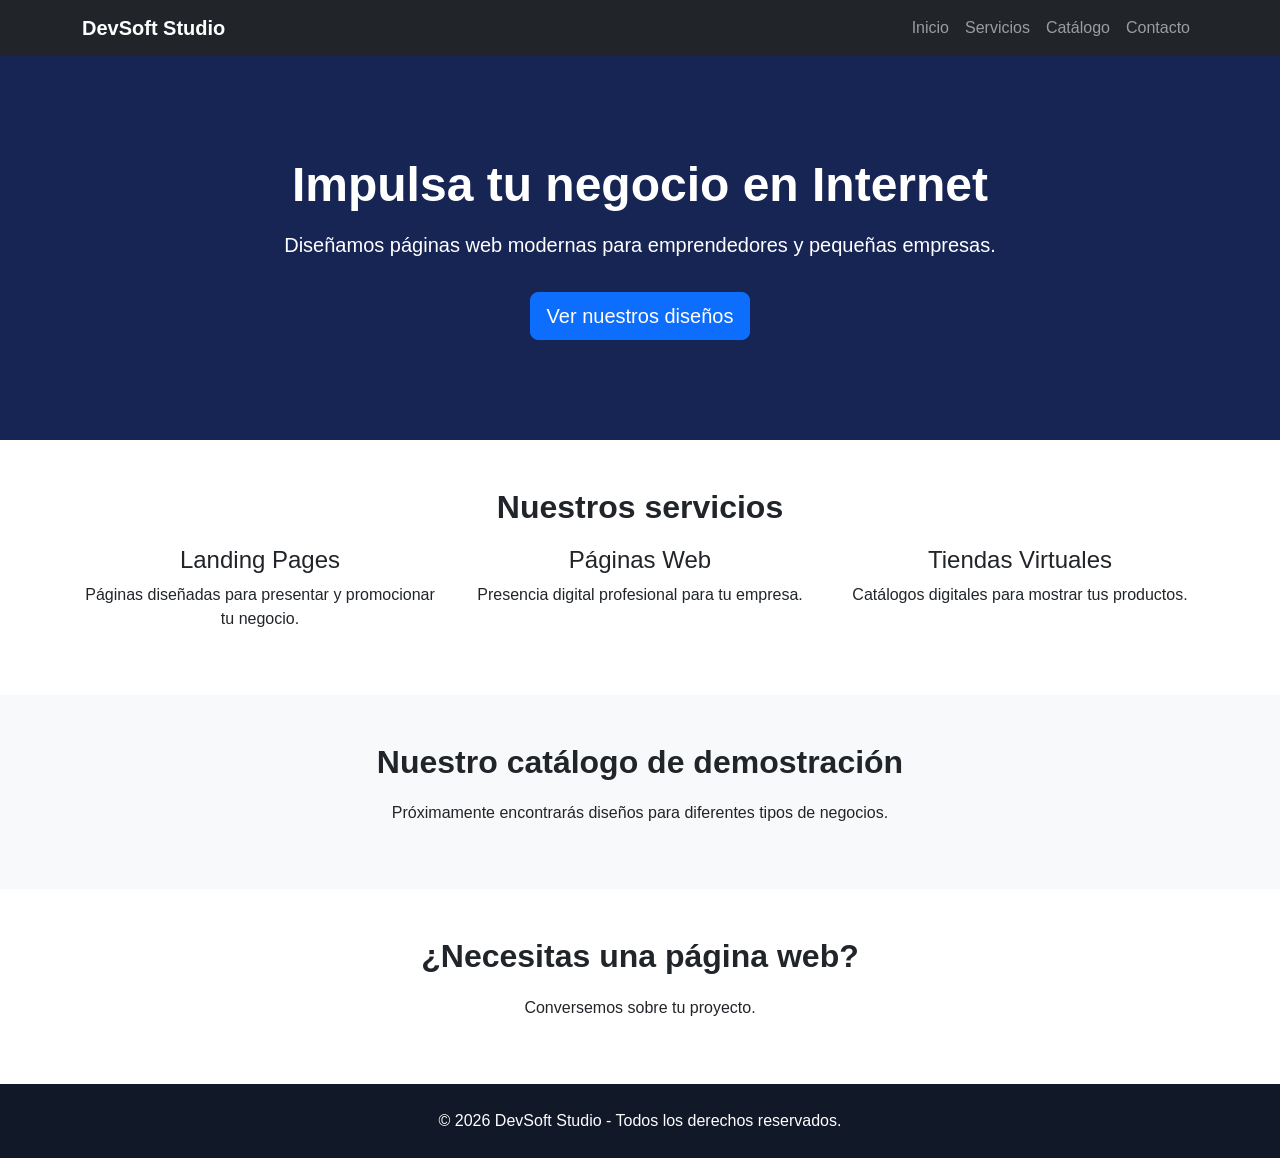
<file: index.html>
<!DOCTYPE html>
<html lang="es">

<head>
    <meta charset="UTF-8">
    <meta name="viewport" content="width=device-width, initial-scale=1">

    <title>DevSoft Studio | Diseño y Desarrollo Web</title>

    <meta name="description"
          content="Diseñamos páginas web y soluciones digitales para negocios y emprendedores.">

    <!-- Bootstrap 5.3.8 -->
    <link href="https://cdn.jsdelivr.net/npm/bootstrap@5.3.8/dist/css/bootstrap.min.css"
          rel="stylesheet">

    <style>
        body {
            font-family: Arial, sans-serif;
        }

        .hero {
            background: #172554;
            color: white;
            padding: 100px 20px;
            text-align: center;
        }

        .hero h1 {
            font-size: 3rem;
            font-weight: bold;
        }

        .section-title {
            font-weight: bold;
            margin-bottom: 20px;
        }

        footer {
            background: #111827;
            color: white;
            padding: 25px;
            text-align: center;
        }
    </style>
</head>

<body>

    <!-- MENÚ -->
    <nav class="navbar navbar-expand-lg navbar-dark bg-dark">
        <div class="container">

            <a class="navbar-brand fw-bold" href="#inicio">
                DevSoft Studio
            </a>

            <button class="navbar-toggler" type="button"
                    data-bs-toggle="collapse"
                    data-bs-target="#menu">
                <span class="navbar-toggler-icon"></span>
            </button>

            <div class="collapse navbar-collapse" id="menu">
                <ul class="navbar-nav ms-auto">
                    <li class="nav-item">
                        <a class="nav-link" href="#inicio">Inicio</a>
                    </li>
                    <li class="nav-item">
                        <a class="nav-link" href="#servicios">Servicios</a>
                    </li>
                    <li class="nav-item">
                        <a class="nav-link" href="#catalogo">Catálogo</a>
                    </li>
                    <li class="nav-item">
                        <a class="nav-link" href="#contacto">Contacto</a>
                    </li>
                </ul>
            </div>

        </div>
    </nav>

    <!-- PORTADA -->
    <header class="hero" id="inicio">
        <div class="container">

            <h1>Impulsa tu negocio en Internet</h1>

            <p class="lead mt-3">
                Diseñamos páginas web modernas para emprendedores
                y pequeñas empresas.
            </p>

            <a href="#catalogo" class="btn btn-primary btn-lg mt-3">
                Ver nuestros diseños
            </a>

        </div>
    </header>

    <!-- SERVICIOS -->
    <section class="container py-5" id="servicios">

        <h2 class="text-center section-title">
            Nuestros servicios
        </h2>

        <div class="row text-center g-4">

            <div class="col-md-4">
                <h4>Landing Pages</h4>
                <p>Páginas diseñadas para presentar y promocionar tu negocio.</p>
            </div>

            <div class="col-md-4">
                <h4>Páginas Web</h4>
                <p>Presencia digital profesional para tu empresa.</p>
            </div>

            <div class="col-md-4">
                <h4>Tiendas Virtuales</h4>
                <p>Catálogos digitales para mostrar tus productos.</p>
            </div>

        </div>
    </section>

    <!-- CATÁLOGO -->
    <section class="bg-light py-5" id="catalogo">

        <div class="container text-center">

            <h2 class="section-title">
                Nuestro catálogo de demostración
            </h2>

            <p>
                Próximamente encontrarás diseños para diferentes tipos de negocios.
            </p>

        </div>

    </section>

    <!-- CONTACTO -->
    <section class="container py-5 text-center" id="contacto">

        <h2 class="section-title">¿Necesitas una página web?</h2>

        <p>Conversemos sobre tu proyecto.</p>

    </section>

    <!-- PIE DE PÁGINA -->
    <footer>
        <p class="mb-0">
            © 2026 DevSoft Studio - Todos los derechos reservados.
        </p>
    </footer>

    <!-- Bootstrap JavaScript -->
    <script src="https://cdn.jsdelivr.net/npm/bootstrap@5.3.8/dist/js/bootstrap.bundle.min.js"></script>

</body>
</html>
</file>
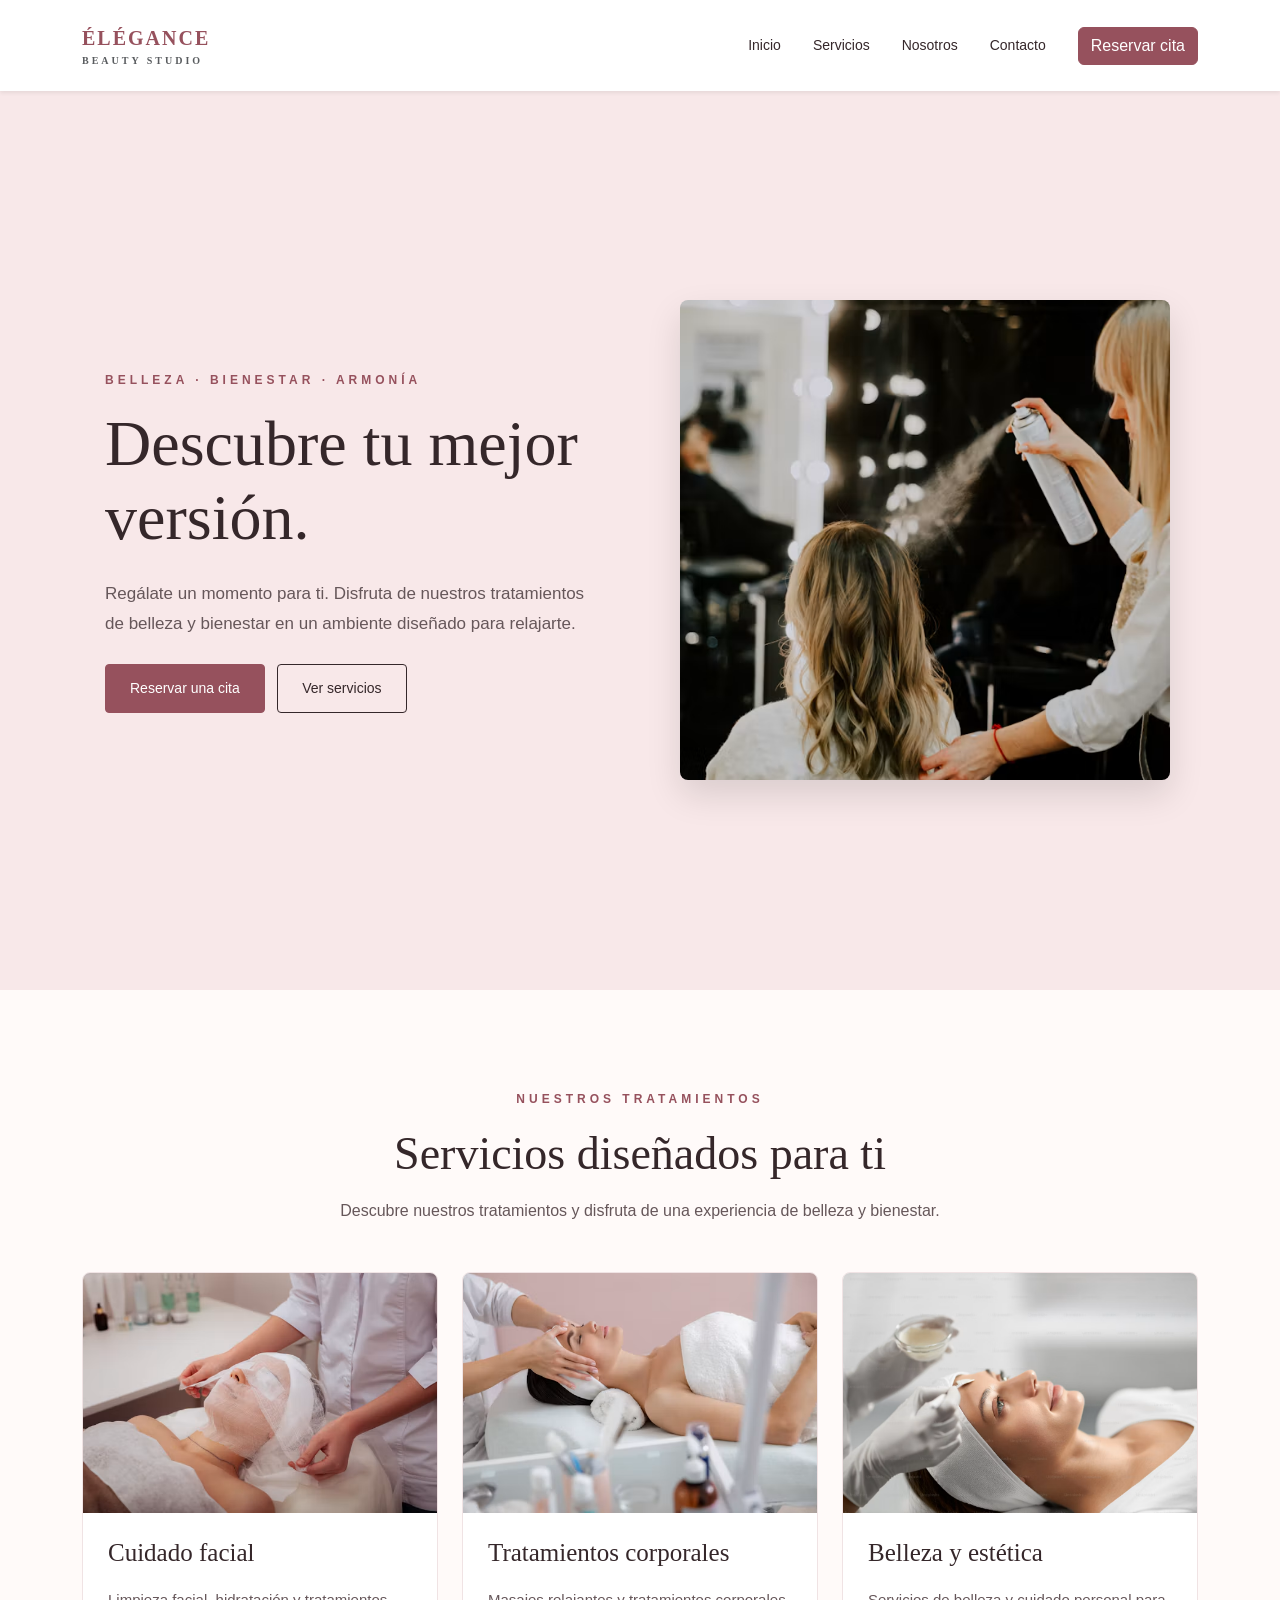
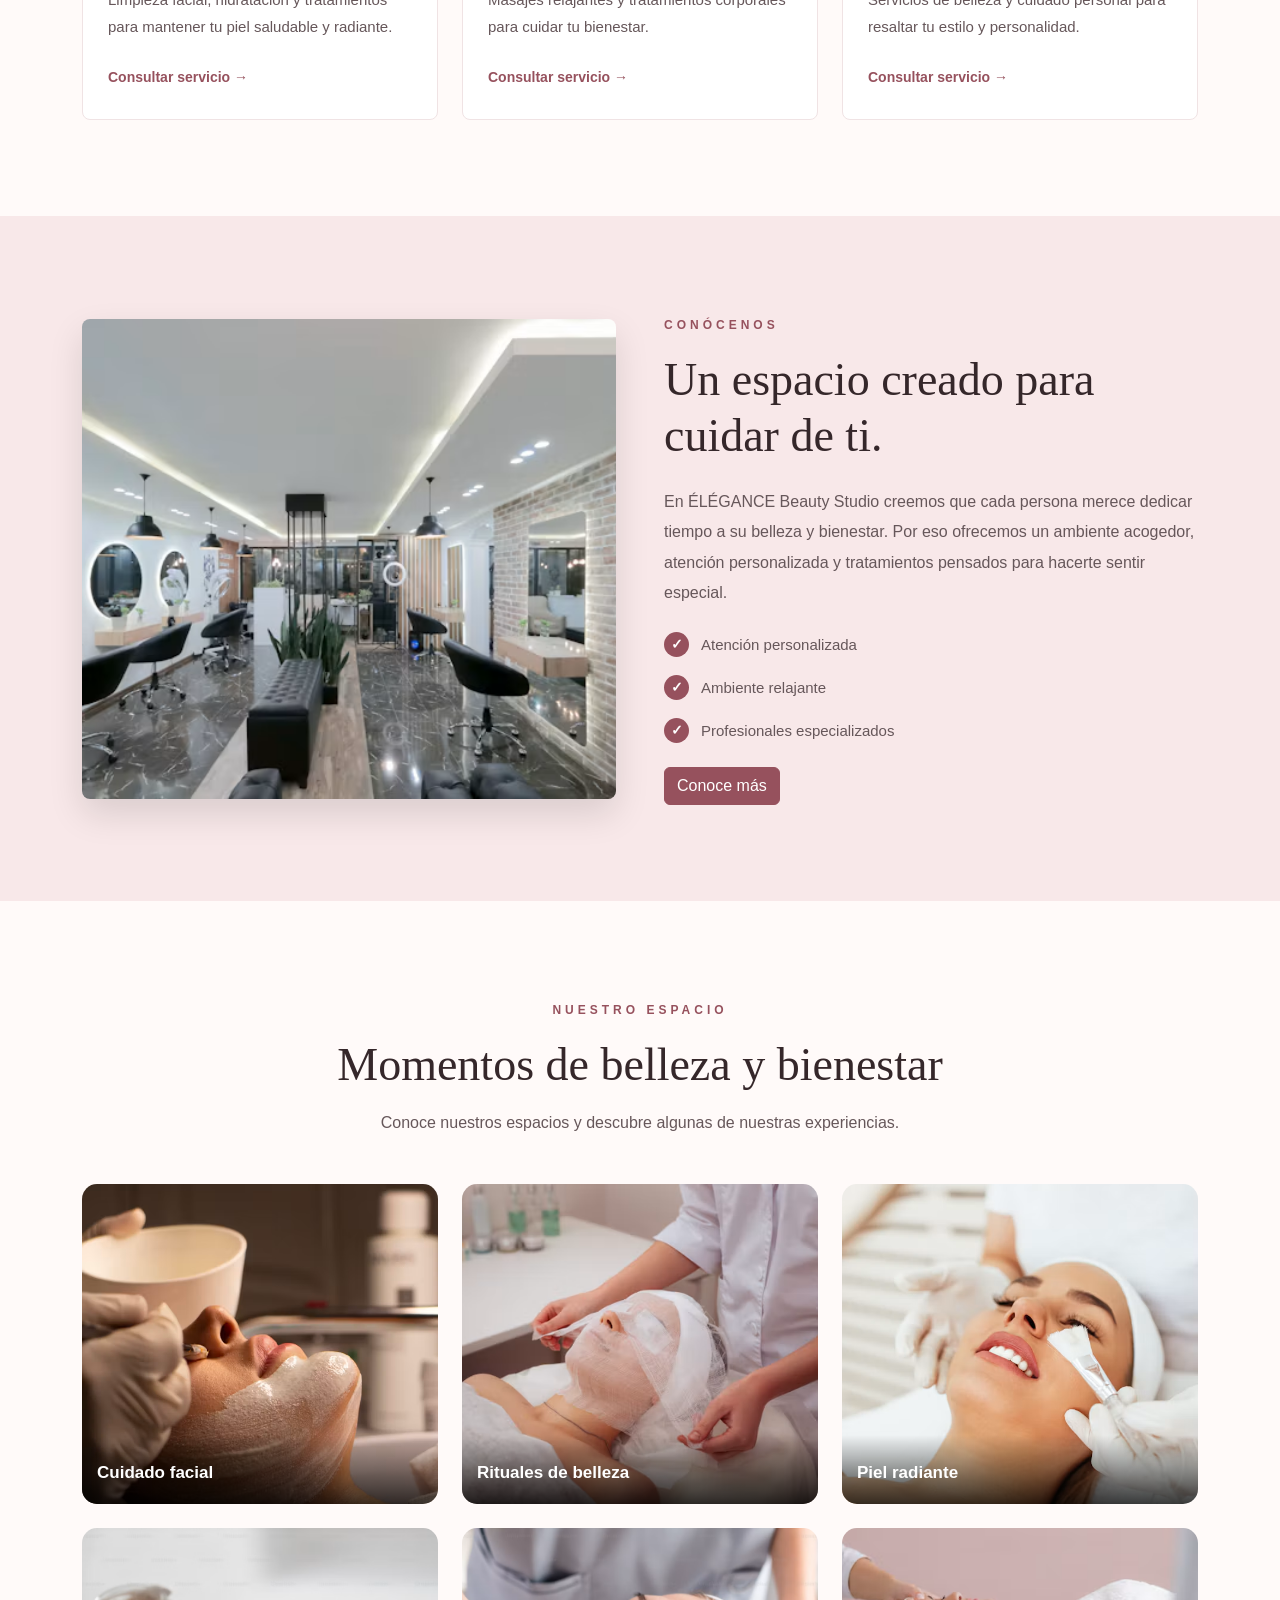
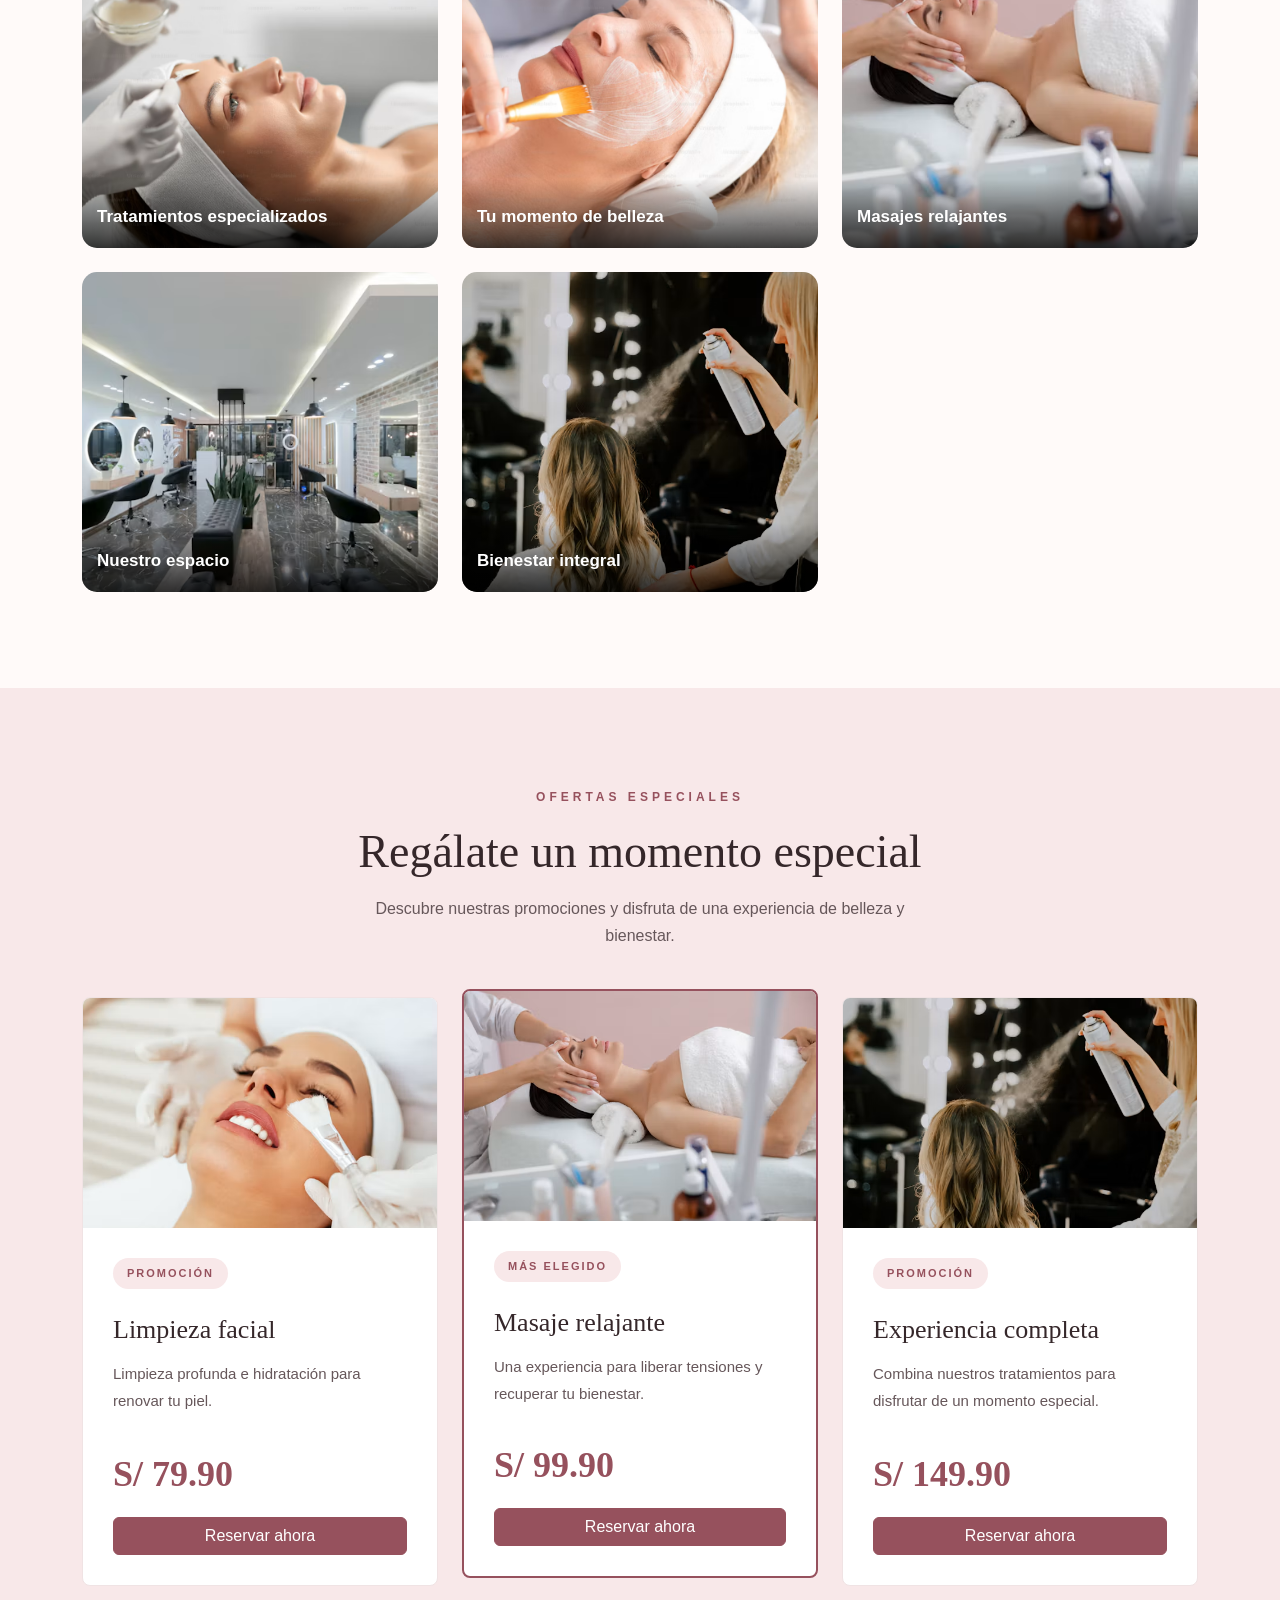
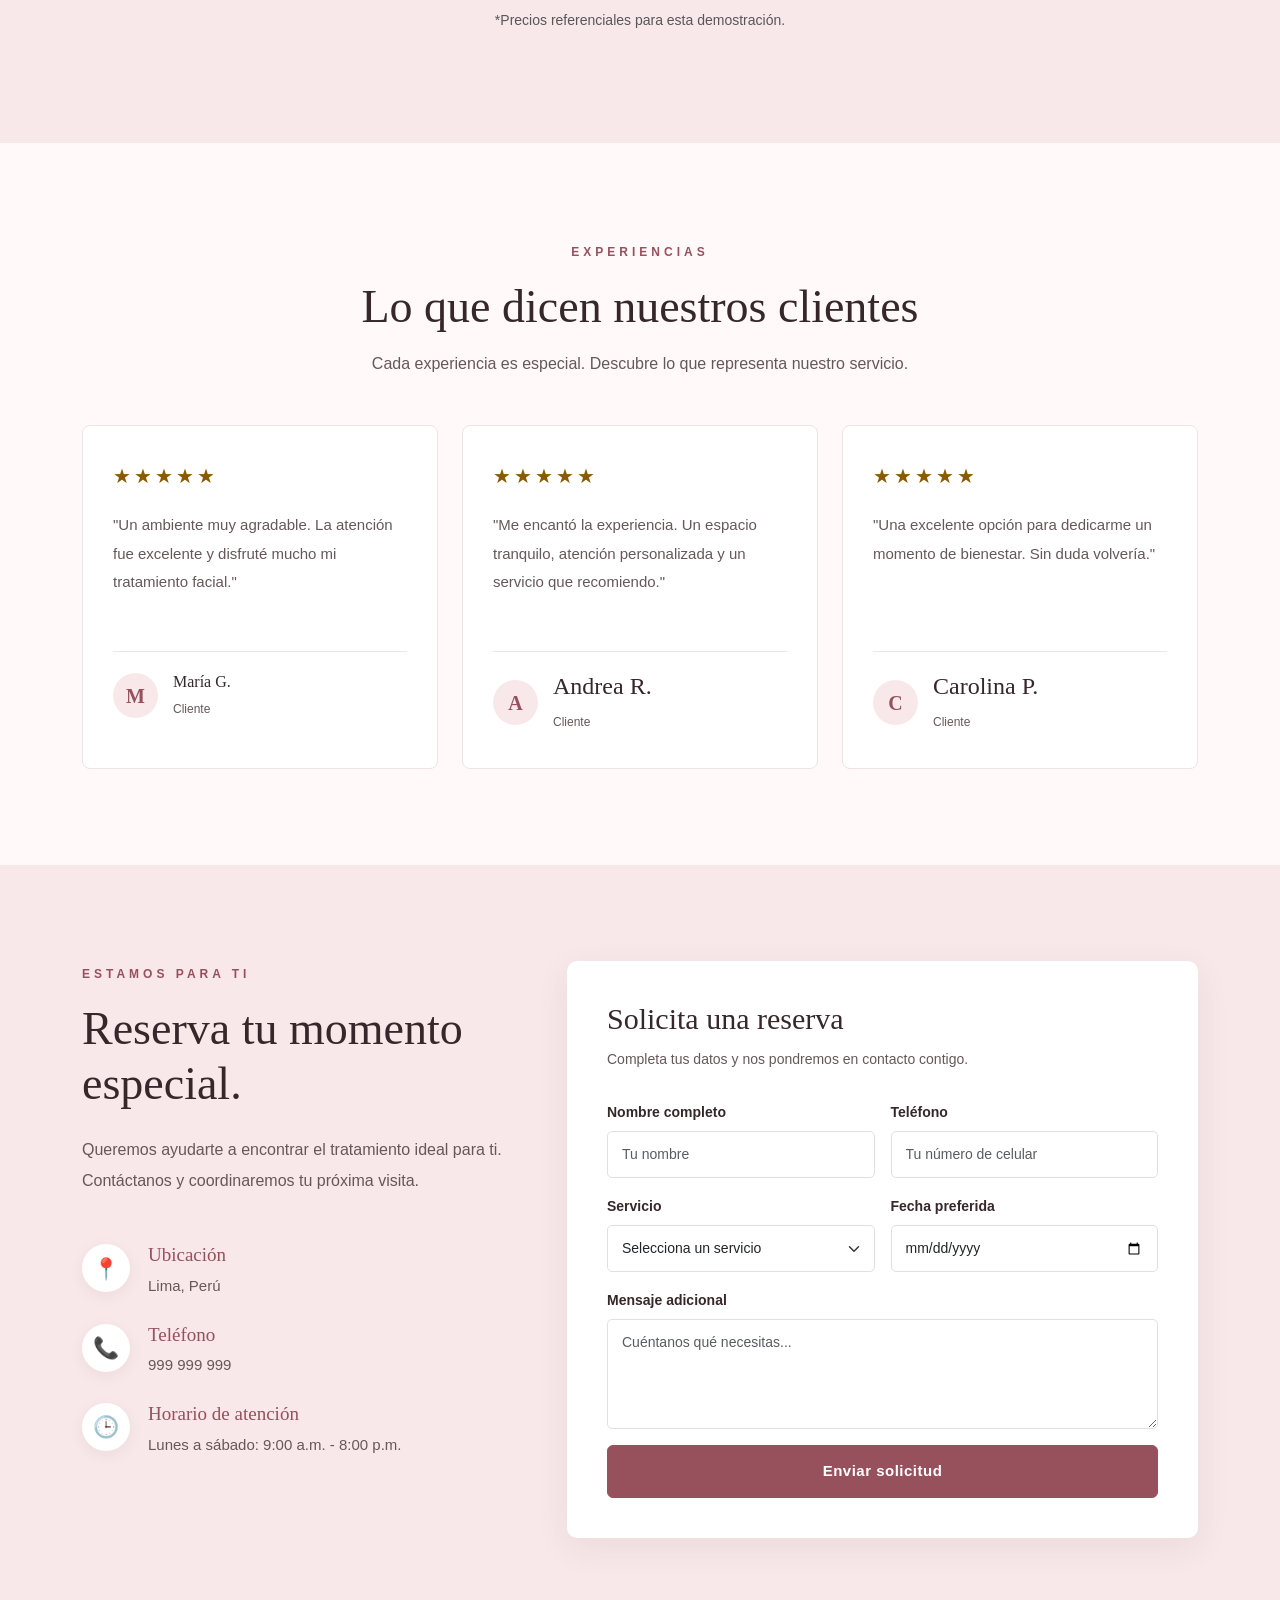
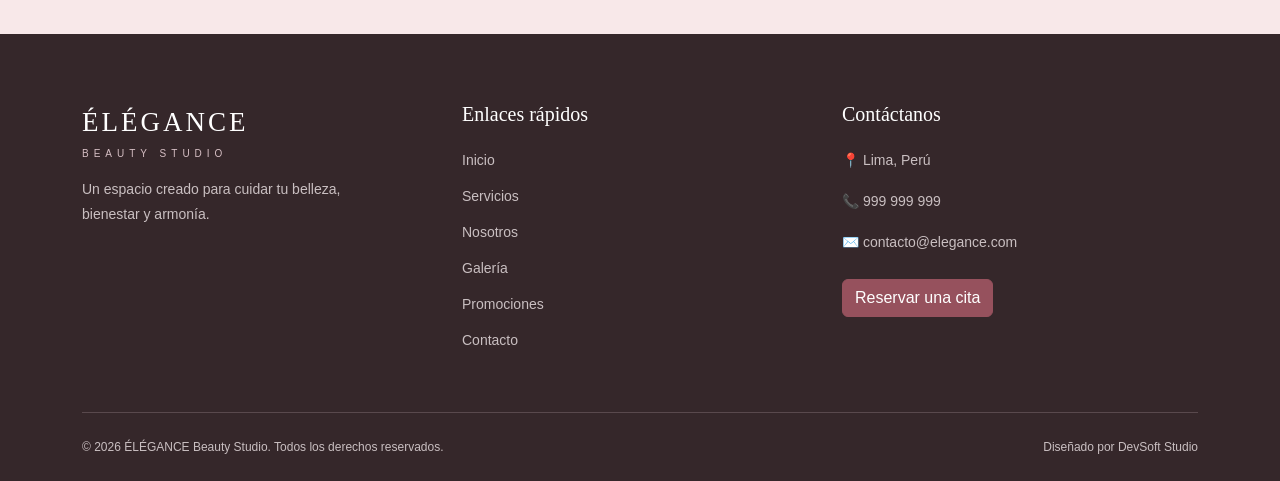
<file: demos/salon-spa/index.html>
<!DOCTYPE html>
<html lang="es">
<head>
    <meta charset="UTF-8">
    <meta name="viewport" content="width=device-width, initial-scale=1.0">

    <meta name="description" content="Descubre ÉLÉGANCE Beauty Studio, un espacio dedicado a la belleza y el bienestar. Conoce nuestros tratamientos faciales, masajes relajantes y servicios de estética.">

    <title>ÉLÉGANCE Beauty Studio | Belleza y Bienestar</title>

    <!-- Bootstrap CSS -->
    <link href="https://cdn.jsdelivr.net/npm/bootstrap@5.3.8/dist/css/bootstrap.min.css" rel="stylesheet">

    <!-- CSS personalizado -->
    <link rel="stylesheet" href="../../css/salon-spa-css/styles.css">
</head>

<body>

    <header>
    <nav class="navbar navbar-expand-lg navbar-light bg-white fixed-top shadow-sm">
        <div class="container">

            <!-- Logo -->
            <a class="navbar-brand fw-bold" href="#inicio">
                ÉLÉGANCE
                <span class="d-block small text-muted">BEAUTY STUDIO</span>
            </a>

            <!-- Botón móvil -->
            <button class="navbar-toggler" type="button"
                    data-bs-toggle="collapse"
                    data-bs-target="#menuPrincipal"
                    aria-controls="menuPrincipal"
                    aria-expanded="false"
                    aria-label="Abrir menú">
                <span class="navbar-toggler-icon"></span>
            </button>

            <!-- Opciones -->
            <div class="collapse navbar-collapse" id="menuPrincipal">
                <ul class="navbar-nav ms-auto align-items-lg-center">

                    <li class="nav-item">
                        <a class="nav-link" href="#inicio">Inicio</a>
                    </li>

                    <li class="nav-item">
                        <a class="nav-link" href="#servicios">Servicios</a>
                    </li>

                    <li class="nav-item">
                        <a class="nav-link" href="#nosotros">Nosotros</a>
                    </li>

                    <li class="nav-item">
                        <a class="nav-link" href="#contacto">Contacto</a>
                    </li>

                    <li class="nav-item ms-lg-3">
                        <a class="btn btn-primary" href="#reservar">
                            Reservar cita
                        </a>
                    </li>

                </ul>
            </div>

        </div>
    </nav>
</header>

    <main>

    <!-- SECCIÓN HERO -->
    <section id="inicio" class="hero-section">
        <div class="container">
            <div class="row align-items-center min-vh-100">

                <!-- Contenido principal -->
                <div class="col-lg-6 hero-content">

                    <span class="hero-subtitle">
                        BELLEZA · BIENESTAR · ARMONÍA
                    </span>

                    <h1 class="hero-title mt-3">
                        Descubre tu mejor versión.
                    </h1>

                    <p class="hero-description mt-4">
                        Regálate un momento para ti.
                        Disfruta de nuestros tratamientos de belleza
                        y bienestar en un ambiente diseñado para relajarte.
                    </p>

                    <div class="hero-buttons mt-4">
                        <a href="#reservar" class="btn btn-primary btn-lg">
                            Reservar una cita
                        </a>

                        <a href="#servicios" class="btn btn-outline-secondary btn-lg ms-2">
                            Ver servicios
                        </a>
                    </div>

                </div>

                <!-- Espacio para imagen -->
                <div class="col-lg-6 hero-image">
                        <img
        src="../../img/salon-spa-img/gallery/spa-2.avif"
        alt="Ambiente de belleza y bienestar de ÉLÉGANCE Beauty Studio"
        class="hero-photo"
        fetchpriority="high"
        decoding="async"
    >
                </div>

            </div>
        </div>
    </section>

   <!-- =====================================
     SECCIÓN SERVICIOS
====================================== -->

<section id="servicios" class="services-section py-5">

    <div class="container py-5">

        <!-- Encabezado -->
        <div class="text-center mb-5">

            <span class="section-subtitle">
                NUESTROS TRATAMIENTOS
            </span>

            <h2 class="section-title mt-3">
                Servicios diseñados para ti
            </h2>

            <p class="section-description mt-3">
                Descubre nuestros tratamientos y disfruta
                de una experiencia de belleza y bienestar.
            </p>

        </div>

        <!-- Tarjetas -->
        <div class="row g-4">

            <!-- Servicio 1: Cuidado facial -->
            <div class="col-md-6 col-lg-4">

                <div class="service-card h-100">

                    <div class="service-image">
                        <img
                            src="../../img/salon-spa-img/gallery/facial-2.avif"
                            alt="Tratamiento de cuidado facial"
                            loading="lazy"
                            decoding="async"
                        >
                    </div>

                    <h3>Cuidado facial</h3>

                    <p>
                        Limpieza facial, hidratación y tratamientos
                        para mantener tu piel saludable y radiante.
                    </p>

                    <a href="#reservar" class="service-link">
                        Consultar servicio →
                    </a>

                </div>

            </div>

            <!-- Servicio 2: Tratamientos corporales -->
            <div class="col-md-6 col-lg-4">

                <div class="service-card h-100">

                    <div class="service-image">
                        <img
                            src="../../img/salon-spa-img/gallery/masaje-1.avif"
                            alt="Experiencia de masaje relajante"
                            loading="lazy"
                            decoding="async"
                        >
                    </div>

                    <h3>Tratamientos corporales</h3>

                    <p>
                        Masajes relajantes y tratamientos
                        corporales para cuidar tu bienestar.
                    </p>

                    <a href="#reservar" class="service-link">
                        Consultar servicio →
                    </a>

                </div>

            </div>

            <!-- Servicio 3: Belleza y estética -->
            <div class="col-md-6 col-lg-4">

                <div class="service-card h-100">

                    <div class="service-image">
                        <img
                            src="../../img/salon-spa-img/gallery/facial-4.avif"
                            alt="Experiencia de belleza y estética"
                            loading="lazy"
                            decoding="async"
                        >
                    </div>

                    <h3>Belleza y estética</h3>

                    <p>
                        Servicios de belleza y cuidado personal
                        para resaltar tu estilo y personalidad.
                    </p>

                    <a href="#reservar" class="service-link">
                        Consultar servicio →
                    </a>

                </div>

            </div>

        </div>

    </div>

</section>

<!-- =====================================
     SECCIÓN NOSOTROS
====================================== -->

<section id="nosotros" class="about-section py-5">

    <div class="container py-5">

        <div class="row align-items-center g-5">

           <!-- Imagen -->
            <div class="col-lg-6">

                <div class="about-image">

                    <img
                        src="../../img/salon-spa-img/gallery/spa-1.avif"
                        alt="Espacio de relajación y bienestar de ÉLÉGANCE Beauty Studio"
                        class="about-photo"
                        loading="lazy"
                        decoding="async"
                    >

                </div>

            </div>

            <!-- Contenido -->
            <div class="col-lg-6">

                <span class="section-subtitle">
                    CONÓCENOS
                </span>

                <h2 class="section-title mt-3">
                    Un espacio creado para cuidar de ti.
                </h2>

                <p class="about-description mt-4">
                    En ÉLÉGANCE Beauty Studio creemos que cada persona
                    merece dedicar tiempo a su belleza y bienestar.

                    Por eso ofrecemos un ambiente acogedor,
                    atención personalizada y tratamientos
                    pensados para hacerte sentir especial.
                </p>

                <div class="about-features mt-4">

                    <div class="about-feature">
                        <span>✓</span>
                        Atención personalizada
                    </div>

                    <div class="about-feature">
                        <span>✓</span>
                        Ambiente relajante
                    </div>

                    <div class="about-feature">
                        <span>✓</span>
                        Profesionales especializados
                    </div>

                </div>

                <a href="#contacto" class="btn btn-primary mt-4">
                    Conoce más
                </a>

            </div>

        </div>

    </div>

</section>



<!-- =====================================
     SECCIÓN GALERÍA
====================================== -->

<section id="galeria" class="gallery-section py-5">

    <div class="container py-5">

        <!-- Encabezado -->
        <div class="text-center mb-5">

            <span class="section-subtitle">
                NUESTRO ESPACIO
            </span>

            <h2 class="section-title mt-3">
                Momentos de belleza y bienestar
            </h2>

            <p class="section-description mt-3">
                Conoce nuestros espacios y descubre
                algunas de nuestras experiencias.
            </p>

        </div>

        <!-- Fotografías -->
        <div class="row g-4">

            <!-- Cuidado facial 1 -->
            <div class="col-md-6 col-lg-4">
                <div class="gallery-item">
                    <div class="gallery-image">
                        <img
                            src="../../img/salon-spa-img/gallery/facial-1.avif"
                            alt="Tratamiento profesional de cuidado facial"
                            class="gallery-photo"
                            loading="lazy"
                            decoding="async"
                        >
                        <span>Cuidado facial</span>
                    </div>
                </div>
            </div>

            <!-- Cuidado facial 2 -->
            <div class="col-md-6 col-lg-4">
                <div class="gallery-item">
                    <div class="gallery-image">
                        <img
                            src="../../img/salon-spa-img/gallery/facial-2.avif"
                            alt="Experiencia de tratamiento facial"
                            class="gallery-photo"
                            loading="lazy"
                            decoding="async"
                        >
                        <span>Rituales de belleza</span>
                    </div>
                </div>
            </div>

            <!-- Cuidado facial 3 -->
            <div class="col-md-6 col-lg-4">
                <div class="gallery-item">
                    <div class="gallery-image">
                        <img
                            src="../../img/salon-spa-img/gallery/facial-3.avif"
                            alt="Sesión de cuidado y bienestar facial"
                            class="gallery-photo"
                            loading="lazy"
                            decoding="async"
                        >
                        <span>Piel radiante</span>
                    </div>
                </div>
            </div>

            <!-- Cuidado facial 4 -->
            <div class="col-md-6 col-lg-4">
                <div class="gallery-item">
                    <div class="gallery-image">
                        <img
                            src="../../img/salon-spa-img/gallery/facial-4.avif"
                            alt="Tratamiento estético facial"
                            class="gallery-photo"
                            loading="lazy"
                            decoding="async"
                        >
                        <span>Tratamientos especializados</span>
                    </div>
                </div>
            </div>

            <!-- Cuidado facial 5 -->
            <div class="col-md-6 col-lg-4">
                <div class="gallery-item">
                    <div class="gallery-image">
                        <img
                            src="../../img/salon-spa-img/gallery/facial-5.avif"
                            alt="Experiencia de belleza y cuidado facial"
                            class="gallery-photo"
                            loading="lazy"
                            decoding="async"
                        >
                        <span>Tu momento de belleza</span>
                    </div>
                </div>
            </div>

            <!-- Masajes -->
            <div class="col-md-6 col-lg-4">
                <div class="gallery-item">
                    <div class="gallery-image">
                        <img
                            src="../../img/salon-spa-img/gallery/masaje-1.avif"
                            alt="Experiencia de masaje relajante"
                            class="gallery-photo"
                            loading="lazy"
                            decoding="async"
                        >
                        <span>Masajes relajantes</span>
                    </div>
                </div>
            </div>

            <!-- Spa 1 -->
            <div class="col-md-6 col-lg-4">
                <div class="gallery-item">
                    <div class="gallery-image">
                        <img
                            src="../../img/salon-spa-img/gallery/spa-1.avif"
                            alt="Ambiente de relajación y bienestar"
                            class="gallery-photo"
                            loading="lazy"
                            decoding="async"
                        >
                        <span>Nuestro espacio</span>
                    </div>
                </div>
            </div>

            <!-- Spa 2 -->
            <div class="col-md-6 col-lg-4">
                <div class="gallery-item">
                    <div class="gallery-image">
                        <img
                            src="../../img/salon-spa-img/gallery/spa-2.avif"
                            alt="Experiencia de bienestar en el spa"
                            class="gallery-photo"
                            loading="lazy"
                            decoding="async"
                        >
                        <span>Bienestar integral</span>
                    </div>
                </div>
            </div>

        </div>

    </div>

</section>

<!-- =====================================
     SECCIÓN PROMOCIONES
====================================== -->

<section id="promociones" class="promotions-section py-5">

    <div class="container py-5">

        <div class="text-center mb-5">

            <span class="section-subtitle">
                OFERTAS ESPECIALES
            </span>

            <h2 class="section-title mt-3">
                Regálate un momento especial
            </h2>

            <p class="section-description mt-3">
                Descubre nuestras promociones y disfruta
                de una experiencia de belleza y bienestar.
            </p>

        </div>

        <div class="row g-4 justify-content-center">

            <!-- Promoción 1 -->
            <div class="col-md-6 col-lg-4">

                <div class="promotion-card h-100">

                    <div class="promotion-image">
                        <img
                            src="../../img/salon-spa-img/gallery/facial-3.avif"
                            alt="Tratamiento de limpieza facial"
                            loading="lazy"
                            decoding="async"
                        >
                    </div>

                    <div class="promotion-content">

                        <span class="promotion-label">PROMOCIÓN</span>

                        <h3>Limpieza facial</h3>

                        <p>
                            Limpieza profunda e hidratación
                            para renovar tu piel.
                        </p>

                        <div class="promotion-price">
                            S/ 79.90
                        </div>

                        <a href="#reservar" class="btn btn-primary w-100 mt-3">
                            Reservar ahora
                        </a>

                    </div>

                </div>

            </div>

            <!-- Promoción 2 -->
            <div class="col-md-6 col-lg-4">

                <div class="promotion-card promotion-featured h-100">

                    <div class="promotion-image">
                        <img
                            src="../../img/salon-spa-img/gallery/masaje-1.avif"
                            alt="Experiencia de masaje relajante"
                            loading="lazy"
                            decoding="async"
                        >
                    </div>

                    <div class="promotion-content">

                        <span class="promotion-label">MÁS ELEGIDO</span>

                        <h3>Masaje relajante</h3>

                        <p>
                            Una experiencia para liberar tensiones
                            y recuperar tu bienestar.
                        </p>

                        <div class="promotion-price">
                            S/ 99.90
                        </div>

                        <a href="#reservar" class="btn btn-primary w-100 mt-3">
                            Reservar ahora
                        </a>

                    </div>

                </div>

            </div>

            <!-- Promoción 3 -->
            <div class="col-md-6 col-lg-4">

                <div class="promotion-card h-100">

                    <div class="promotion-image">
                        <img
                            src="../../img/salon-spa-img/gallery/spa-2.avif"
                            alt="Experiencia completa de spa y bienestar"
                            loading="lazy"
                            decoding="async"
                        >
                    </div>

                    <div class="promotion-content">

                        <span class="promotion-label">PROMOCIÓN</span>

                        <h3>Experiencia completa</h3>

                        <p>
                            Combina nuestros tratamientos
                            para disfrutar de un momento especial.
                        </p>

                        <div class="promotion-price">
                            S/ 149.90
                        </div>

                        <a href="#reservar" class="btn btn-primary w-100 mt-3">
                            Reservar ahora
                        </a>

                    </div>

                </div>

            </div>

        </div>

        <p class="text-center mt-4 small text-muted">
            *Precios referenciales para esta demostración.
        </p>

    </div>

</section>

<!-- =====================================
     SECCIÓN TESTIMONIOS
====================================== -->

<section id="testimonios" class="testimonials-section py-5">

    <div class="container py-5">

        <!-- Encabezado -->
        <div class="text-center mb-5">

            <span class="section-subtitle">
                EXPERIENCIAS
            </span>

            <h2 class="section-title mt-3">
                Lo que dicen nuestros clientes
            </h2>

            <p class="section-description mt-3">
                Cada experiencia es especial.
                Descubre lo que representa nuestro servicio.
            </p>

        </div>

        <!-- Testimonios -->
        <div class="row g-4">

            <!-- Testimonio 1 -->
            <div class="col-md-6 col-lg-4">

                <div class="testimonial-card h-100">

                    <div class="testimonial-stars">
                        ★★★★★
                    </div>

                    <p>
                        "Un ambiente muy agradable.
                        La atención fue excelente y disfruté
                        mucho mi tratamiento facial."
                    </p>

                    <div class="testimonial-author">
                        <div class="testimonial-avatar">M</div>

                        <div>
                            <h3>María G.</h3>
                            <span>Cliente</span>
                        </div>
                    </div>

                </div>

            </div>

            <!-- Testimonio 2 -->
            <div class="col-md-6 col-lg-4">

                <div class="testimonial-card h-100">

                    <div class="testimonial-stars">
                        ★★★★★
                    </div>

                    <p>
                        "Me encantó la experiencia.
                        Un espacio tranquilo, atención personalizada
                        y un servicio que recomiendo."
                    </p>

                    <div class="testimonial-author">
                        <div class="testimonial-avatar">A</div>

                        <div>
                            <h4>Andrea R.</h4>
                            <span>Cliente</span>
                        </div>
                    </div>

                </div>

            </div>

            <!-- Testimonio 3 -->
            <div class="col-md-6 col-lg-4">

                <div class="testimonial-card h-100">

                    <div class="testimonial-stars">
                        ★★★★★
                    </div>

                    <p>
                        "Una excelente opción para dedicarme
                        un momento de bienestar.
                        Sin duda volvería."
                    </p>

                    <div class="testimonial-author">
                        <div class="testimonial-avatar">C</div>

                        <div>
                            <h4>Carolina P.</h4>
                            <span>Cliente</span>
                        </div>
                    </div>

                </div>

            </div>

        </div>

    </div>

</section>

<!-- =====================================
     SECCIÓN CONTACTO Y RESERVAS
====================================== -->

<section id="contacto" class="contact-section py-5">

    <div class="container py-5">

        <div class="row g-5">

            <!-- Información de contacto -->
            <div class="col-lg-5">

                <span class="section-subtitle">
                    ESTAMOS PARA TI
                </span>

                <h2 class="section-title mt-3">
                    Reserva tu momento especial.
                </h2>

                <p class="contact-description mt-4">
                    Queremos ayudarte a encontrar el tratamiento
                    ideal para ti. Contáctanos y coordinaremos
                    tu próxima visita.
                </p>

                <div class="contact-info mt-5">

                    <div class="contact-item">
                        <span>📍</span>
                        <div>
                            <h3>Ubicación</h3>
                            <p>Lima, Perú</p>
                        </div>
                    </div>

                    <div class="contact-item">
                        <span>📞</span>
                        <div>
                            <h3>Teléfono</h3>
                            <p>999 999 999</p>
                        </div>
                    </div>

                    <div class="contact-item">
                        <span>🕒</span>
                        <div>
                            <h3>Horario de atención</h3>
                            <p>Lunes a sábado: 9:00 a.m. - 8:00 p.m.</p>
                        </div>
                    </div>

                </div>

            </div>

            <!-- Formulario -->
            <div class="col-lg-7" id="reservar">

                <div class="contact-form-container">

                    <h3>Solicita una reserva</h3>

                    <p>
                        Completa tus datos y nos pondremos
                        en contacto contigo.
                    </p>

                    <form id="reservationForm">

                        <div class="row g-3">

                            <div class="col-md-6">

                                <label for="nombre" class="form-label">
                                    Nombre completo
                                </label>

                                <input
                                    type="text"
                                    class="form-control"
                                    id="nombre"
                                    name="nombre"
                                    placeholder="Tu nombre"
                                    autocomplete="name"
                                    required>

                            </div>

                            <div class="col-md-6">

                                <label for="telefono" class="form-label">
                                    Teléfono
                                </label>

                                <input
                                    type="tel"
                                    class="form-control"
                                    id="telefono"
                                    name="telefono"
                                    placeholder="Tu número de celular"
                                    inputmode="numeric"
                                    maxlength="9"
                                    pattern="9[0-9]{8}"
                                    title="Ingresa un celular peruano de 9 dígitos que comience con 9"
                                    autocomplete="tel"
                                    required>
                            </div>

                            <div class="col-md-6">

                                <label for="servicio" class="form-label">
                                    Servicio
                                </label>

                                <select
                                    class="form-select"
                                    id="servicio"
                                    name="servicio"
                                    required>

                                    <option value="">Selecciona un servicio</option>
                                    <option value="Cuidado facial">Cuidado facial</option>
                                    <option value="Masaje relajante">Masaje relajante</option>
                                    <option value="Tratamiento corporal">Tratamiento corporal</option>
                                    <option value="Belleza y estética">Belleza y estética</option>

                                </select>

                            </div>

                            <div class="col-md-6">

                                <label for="fecha" class="form-label">
                                    Fecha preferida
                                </label>

                                <input
                                    type="date"
                                    class="form-control"
                                    id="fecha"
                                    name="fecha"
                                    required>

                            </div>

                            <div class="col-12">

                                <label for="mensaje" class="form-label">
                                    Mensaje adicional
                                </label>

                                <textarea
                                    class="form-control"
                                    id="mensaje"
                                    name="mensaje"
                                    rows="4"
                                    placeholder="Cuéntanos qué necesitas..."></textarea>

                            </div>

                            <div class="col-12">

                                <button
                                    type="submit"
                                    class="btn btn-primary w-100">

                                    Enviar solicitud

                                </button>

                            </div>

                        </div>

                    </form>

                </div>

            </div>

        </div>

    </div>

</section>

</main>

    <!-- =====================================
     FOOTER
====================================== -->

<footer class="footer-section">

    <div class="container">

        <div class="row g-4 py-5">

            <!-- Marca -->
            <div class="col-lg-4">

                <a href="#inicio" class="footer-brand">
                    ÉLÉGANCE
                    <span>BEAUTY STUDIO</span>
                </a>

                <p class="footer-description mt-3">
                    Un espacio creado para cuidar tu belleza,
                    bienestar y armonía.
                </p>

            </div>

            <!-- Navegación -->
            <div class="col-md-6 col-lg-4">

                <h2>Enlaces rápidos</h2>

                <ul class="footer-links">
                    <li><a href="#inicio">Inicio</a></li>
                    <li><a href="#servicios">Servicios</a></li>
                    <li><a href="#nosotros">Nosotros</a></li>
                    <li><a href="#galeria">Galería</a></li>
                    <li><a href="#promociones">Promociones</a></li>
                    <li><a href="#contacto">Contacto</a></li>
                </ul>

            </div>

            <!-- Contacto -->
            <div class="col-md-6 col-lg-4">

                <h2>Contáctanos</h2>

                <p>📍 Lima, Perú</p>
                <p>📞 999 999 999</p>
                <p>✉️ contacto@elegance.com</p>

                <a href="#reservar" class="btn btn-primary mt-2">
                    Reservar una cita
                </a>

            </div>

        </div>

        <!-- Copyright -->
        <div class="footer-bottom">

            <p>
                © 2026 ÉLÉGANCE Beauty Studio.
                Todos los derechos reservados.
            </p>

            <p>
                Diseñado por DevSoft Studio
            </p>

        </div>

    </div>

</footer>

    <!-- Bootstrap JavaScript -->
    <script src="https://cdn.jsdelivr.net/npm/bootstrap@5.3.8/dist/js/bootstrap.bundle.min.js"></script>

    <!-- JavaScript personalizado -->
    <script src="../../js/salon-spa-js/main.js"></script>

</body>
</html>
</file>
<file: css/salon-spa-css/styles.css>
/* =========================================
   ÉLÉGANCE BEAUTY STUDIO
   Estilos generales
========================================= */

:root {
    --color-primary: #96515d;
    --color-secondary: #f8e8e9;
    --color-dark: #35272a;
    --color-light: #fffaf9;
    --color-text: #66575a;

    --font-title: Georgia, serif;
    --font-body: Arial, sans-serif;
}

* {
    box-sizing: border-box;
}

html {
    scroll-behavior: smooth;
}

body {
    margin: 0;
    font-family: var(--font-body);
    color: var(--color-text);
    background-color: var(--color-light);
}

h1,
h2,
h3,
h4 {
    font-family: var(--font-title);
    color: var(--color-dark);
}

/* =========================================
   NAVBAR
========================================= */

.navbar {
    padding: 18px 0;
}

.navbar-brand {
    color: var(--color-primary) !important;
    letter-spacing: 2px;
    font-family: var(--font-title);
}

.navbar-brand span {
    letter-spacing: 3px;
    font-size: 10px;
}

.nav-link {
    font-size: 14px;
    margin: 0 8px;
    color: var(--color-dark);
}

.nav-link:hover {
    color: var(--color-primary);
}

.btn-primary {
    background-color: var(--color-primary);
    border-color: var(--color-primary);
    color: white;
}

.btn-primary:hover {
    background-color: #995763;
    border-color: #995763;
}

/* Botón secundario: contraste accesible */
.btn-outline-secondary {
    color: var(--color-dark);
    border-color: var(--color-dark);
}

.btn-outline-secondary:hover {
    color: #ffffff;
    background-color: var(--color-dark);
    border-color: var(--color-dark);
}



/* =========================================
   HERO SECTION
========================================= */

.hero-section {
    background-color: var(--color-secondary);
    padding-top: 90px;
}

.hero-content {
    padding: 50px 35px;
}

.hero-subtitle {
    color: var(--color-primary);
    font-size: 12px;
    font-weight: bold;
    letter-spacing: 4px;
}

.hero-title {
    font-size: clamp(42px, 5vw, 68px);
    line-height: 1.15;
    font-weight: normal;
}

.hero-description {
    max-width: 480px;
    font-size: 17px;
    line-height: 1.8;
}

.hero-buttons .btn {
    border-radius: 4px;
    padding: 13px 24px;
    font-size: 14px;
}

.hero-image {
    padding: 40px;
}

.hero-photo {
    width: 100%;
    height: 480px;
    object-fit: cover;
    object-position: center;
    display: block;
    border-radius: 8px;
    box-shadow: 0 15px 35px rgba(0, 0, 0, 0.12);
}

/* =========================================
   RESPONSIVE
========================================= */

@media (max-width: 991px) {

    .hero-content {
        padding: 60px 20px 30px;
        text-align: center;
    }

    .hero-description {
        margin-left: auto;
        margin-right: auto;
    }

    .hero-image {
        padding: 20px;
    }

    .hero-photo {
        height: 380px;
    }
}

@media (max-width: 576px) {

    .hero-title {
        font-size: 42px;
    }

    .hero-buttons .btn {
        display: block;
        width: 100%;
        margin: 10px 0 !important;
    }

    .hero-photo {
        height: 300px;
    }
}

/* =========================================
   SERVICES SECTION
========================================= */

.services-section {
    background-color: var(--color-light);
}

.section-subtitle {
    color: var(--color-primary);
    font-size: 12px;
    font-weight: bold;
    letter-spacing: 4px;
}

.section-title {
    font-size: clamp(32px, 4vw, 46px);
}

.section-description {
    max-width: 600px;
    margin-left: auto;
    margin-right: auto;
    line-height: 1.7;
}

.service-card {
    background-color: #ffffff;
    padding: 0 0 30px;
    border: 1px solid #f0e3e4;
    border-radius: 8px;
    overflow: hidden;
    transition: transform 0.3s ease, box-shadow 0.3s ease;
}

.service-card:hover {
    transform: translateY(-8px);
    box-shadow: 0 12px 30px rgba(53, 39, 42, 0.10);
}

.service-image {
    width: 100%;
    height: 240px;
    overflow: hidden;
    margin-bottom: 25px;
}

.service-image img {
    width: 100%;
    height: 100%;
    object-fit: cover;
    object-position: center;
    display: block;
    transition: transform 0.5s ease;
}

.service-card:hover .service-image img {
    transform: scale(1.06);
}


.service-card h3 {
    font-size: 25px;
    margin: 0 25px 18px;
}

.service-card p {
    line-height: 1.8;
    font-size: 15px;
    margin: 0 25px 25px;
}


.service-link {
    color: var(--color-primary);
    text-decoration: none;
    font-weight: bold;
    font-size: 14px;
}

.service-link:hover {
    color: var(--color-dark);
}

.service-card .service-link {
    margin-left: 25px;
}

/* =========================================
   ABOUT SECTION
========================================= */

.about-section {
    background-color: var(--color-secondary);
}

/* Imagen de la sección Nosotros */

.about-image {
    width: 100%;
    height: 480px;
    overflow: hidden;
    border-radius: 8px;
    box-shadow: 0 15px 35px rgba(0, 0, 0, 0.12);
}

.about-photo {
    width: 100%;
    height: 100%;
    object-fit: cover;
    object-position: center;
    display: block;
    transition: transform 0.5s ease;
}

.about-image:hover .about-photo {
    transform: scale(1.06);
}

.about-description {
    font-size: 16px;
    line-height: 1.9;
    color: var(--color-text);
}

.about-features {
    display: flex;
    flex-direction: column;
    gap: 18px;
}

.about-feature {
    display: flex;
    align-items: center;
    gap: 12px;
    font-size: 15px;
}

.about-feature span {
    display: flex;
    justify-content: center;
    align-items: center;
    width: 25px;
    height: 25px;
    background-color: var(--color-primary);
    color: white;
    border-radius: 50%;
    font-size: 14px;
    font-weight: bold;
    flex-shrink: 0;
}

/* Responsive */

@media (max-width: 991px) {
    .about-image {
        height: 380px;
    }
}

@media (max-width: 576px) {
    .about-description {
        font-size: 15px;
    }

    .about-image {
        height: 300px;
    }
}

/* =========================================
   GALLERY SECTION
========================================= */

.gallery-section {
    background-color: var(--color-light);
}

.gallery-item {
    overflow: hidden;
    border-radius: 8px;
}


/* =========================================
   PROMOTIONS SECTION
========================================= */

.promotions-section {
    background-color: var(--color-secondary);
}

.promotion-card {
    position: relative;
    background-color: #ffffff;
    padding: 0;
    border-radius: 8px;
    border: 1px solid #f0e3e4;
    display: flex;
    flex-direction: column;
    overflow: hidden;
    transition: transform 0.3s ease, box-shadow 0.3s ease;
}

.promotion-card:hover {
    transform: translateY(-8px);
    box-shadow: 0 12px 30px rgba(53, 39, 42, 0.10);
}

.promotion-label {
    display: inline-block;
    width: fit-content;
    padding: 7px 14px;
    background-color: var(--color-secondary);
    color: var(--color-primary);
    font-size: 11px;
    font-weight: bold;
    letter-spacing: 2px;
    border-radius: 20px;
    margin-bottom: 25px;
}

.promotion-card h3 {
    font-size: 26px;
    margin-bottom: 15px;
}

.promotion-card p {
    font-size: 15px;
    line-height: 1.8;
    color: var(--color-text);
    flex-grow: 1;
}

.promotion-price {
    color: var(--color-primary);
    font-family: var(--font-title);
    font-size: 36px;
    font-weight: bold;
    margin-top: 15px;
}

.promotion-featured {
    border: 2px solid var(--color-primary);
    transform: translateY(-8px);
}

.promotion-featured:hover {
    transform: translateY(-14px);
}


.promotion-image {
    width: 100%;
    height: 230px;
    overflow: hidden;
}

.promotion-image img {
    width: 100%;
    height: 100%;
    object-fit: cover;
    object-position: center;
    display: block;
    transition: transform 0.5s ease;
}

.promotion-card:hover .promotion-image img {
    transform: scale(1.06);
}


.promotion-content {
    padding: 30px;
    display: flex;
    flex-direction: column;
    flex-grow: 1;
}

/* Responsive */

@media (max-width: 991px) {
    .promotion-featured {
        transform: none;
    }

    .promotion-featured:hover {
        transform: translateY(-8px);
    }
}


@media (max-width: 576px) {
    .promotion-image {
        height: 210px;
    }

    .promotion-content {
        padding: 25px;
    }
}

/* =========================================
   TESTIMONIALS SECTION
========================================= */

.testimonials-section {
    background-color: var(--color-light);
}

.testimonial-card {
    background-color: #ffffff;
    border: 1px solid #f0e3e4;
    border-radius: 8px;
    padding: 35px 30px;
    transition: transform 0.3s ease, box-shadow 0.3s ease;
}

.testimonial-card:hover {
    transform: translateY(-6px);
    box-shadow: 0 12px 30px rgba(53, 39, 42, 0.08);
}

.testimonial-stars {
    color: #8a5a00;
    font-size: 20px;
    letter-spacing: 3px;
    margin-bottom: 20px;
}

.testimonial-card > p {
    font-size: 15px;
    line-height: 1.9;
    color: var(--color-text);
    min-height: 115px;
}

.testimonial-author {
    display: flex;
    align-items: center;
    gap: 15px;
    margin-top: 25px;
    border-top: 1px solid #f0e3e4;
    padding-top: 20px;
}

.testimonial-avatar {
    width: 45px;
    height: 45px;
    display: flex;
    justify-content: center;
    align-items: center;
    background-color: var(--color-secondary);
    color: var(--color-primary);
    border-radius: 50%;
    font-family: var(--font-title);
    font-size: 20px;
    font-weight: bold;
    flex-shrink: 0;
}

.testimonial-author h3 {
    font-size: 16px;
    margin: 0 0 4px;
}

.testimonial-author span {
    font-size: 12px;
    color: var(--color-text);
}

/* =========================================
   CONTACT SECTION
========================================= */

.contact-section {
    background-color: var(--color-secondary);
}

.contact-description {
    font-size: 16px;
    line-height: 1.9;
}

.contact-info {
    display: flex;
    flex-direction: column;
    gap: 25px;
}

.contact-item {
    display: flex;
    align-items: flex-start;
    gap: 18px;
}

.contact-item > span {
    width: 48px;
    height: 48px;
    min-width: 48px;
    display: flex;
    align-items: center;
    justify-content: center;
    background-color: #ffffff;
    border-radius: 50%;
    font-size: 21px;
    box-shadow: 0 4px 15px rgba(53, 39, 42, 0.06);
}

.contact-item h3 {
    font-family: var(--font-title);
    font-size: 19px;
    margin-bottom: 6px;
    color: var(--color-primary);
}

.contact-item p {
    font-size: 15px;
    margin-bottom: 0;
    line-height: 1.7;
}

/* Formulario */



.contact-form-container {
    background-color: #ffffff;
    padding: 40px;
    border-radius: 10px;
    box-shadow: 0 10px 35px rgba(53, 39, 42, 0.07);
}

.contact-form-container button[type="submit"] {
    min-height: 52px;
    border-radius: 6px;
    font-weight: 600;
    font-size: 15px;
    letter-spacing: 0.5px;
    background-color: var(--color-primary);
    border-color: var(--color-primary);
    transition: all 0.3s ease;
}

.contact-form-container button[type="submit"]:hover {
    background-color: var(--color-dark);
    border-color: var(--color-dark);
    transform: translateY(-2px);
    box-shadow: 0 6px 18px rgba(53, 39, 42, 0.15);
}

.contact-form-container h3 {
    font-size: 30px;
    margin-bottom: 12px;
}

.contact-form-container > p {
    color: var(--color-text);
    font-size: 14px;
    margin-bottom: 30px;
}

.contact-form-container .form-label {
    font-size: 14px;
    font-weight: 600;
    color: var(--color-dark);
}

.contact-form-container .form-control,
.contact-form-container .form-select {
    padding: 12px 14px;
    border: 1px solid #eadcde;
    border-radius: 5px;
    font-size: 14px;
}

.contact-form-container .form-control:focus,
.contact-form-container .form-select:focus {
    border-color: var(--color-primary);
    box-shadow: 0 0 0 0.2rem rgba(183, 110, 121, 0.15);
}

.contact-form-container textarea {
    resize: vertical;
}

.contact-form-container button {
    padding: 14px;
    font-weight: 600;
}



/* =========================================
   FOOTER
========================================= */

.footer-section {
    background-color: var(--color-dark);
    color: #ffffff;
    padding-top: 20px;
}

.footer-brand {
    display: inline-flex;
    flex-direction: column;
    color: #ffffff;
    text-decoration: none;
    font-family: var(--font-title);
    font-size: 27px;
    letter-spacing: 3px;
}

.footer-description {
    color: #c9bfc1;
    font-size: 14px;
    line-height: 1.8;
    max-width: 300px;
}

.footer-section p {
    color: #c9bfc1;
    font-size: 14px;
}

.footer-links {
    list-style: none;
    padding: 0;
    margin: 0;
}


/* FOOTER: IDENTIDAD Y NAVEGACIÓN */

.footer-brand span {
    font-family: var(--font-body);
    font-size: 10px;
    letter-spacing: 5px;
    margin-top: 4px;
    color: #d6bfc4;
}

.footer-section h2 {
    font-family: var(--font-title);
    font-size: 20px;
    margin-bottom: 22px;
    color: #ffffff;
}

.footer-links li {
    margin-bottom: 12px;
}

.footer-links a {
    color: #c9bfc1;
    text-decoration: none;
    font-size: 14px;
    transition: color 0.3s ease, padding-left 0.3s ease;
}

.footer-links a:hover {
    color: #ffffff;
    padding-left: 5px;
}

/* INFORMACIÓN DE CONTACTO */

.footer-section .col-lg-4 p {
    color: #c9bfc1;
    font-size: 14px;
    line-height: 1.8;
}

/* COPYRIGHT */

.footer-bottom p {
    color: #c9bfc1;
    font-size: 12px;
    margin: 0;
}


.footer-bottom {
    border-top: 1px solid #59494d;
    padding: 25px 0;
    display: flex;
    justify-content: space-between;
    flex-wrap: wrap;
    gap: 10px;
}


@media (max-width: 576px) {

    .footer-bottom {
        flex-direction: column;
        text-align: center;
    }

}

/* Ajuste de navegación entre secciones */
section[id] {
    scroll-margin-top: 90px;
}

/* =========================================
   GALERÍA - FOTOGRAFÍAS REALES
========================================= */

.gallery-image {
    position: relative;
    height: 320px;
    overflow: hidden;
    border-radius: 15px;
    background-color: var(--color-secondary);
}

.gallery-photo {
    width: 100%;
    height: 100%;
    object-fit: cover;
    display: block;
    transition: transform 0.5s ease;
}

.gallery-image span {
    position: absolute;
    bottom: 0;
    left: 0;
    width: 100%;
    padding: 25px 15px 18px;
    color: #ffffff;
    font-size: 17px;
    font-weight: 600;
    background: linear-gradient(
        transparent,
        rgba(0, 0, 0, 0.75)
    );
}

.gallery-item:hover .gallery-photo {
    transform: scale(1.08);
}

@media (max-width: 576px) {

   .gallery-image {
        height: 280px;
    }

}

/* RESPONSIVE: CONTACTO Y RESERVAS */

@media (max-width: 991px) {
    .contact-form-container {
        padding: 35px;
    }
}

@media (max-width: 576px) {
    .contact-section .container {
        padding-top: 25px !important;
        padding-bottom: 25px !important;
    }

    .contact-form-container {
        padding: 25px 20px;
    }

    .contact-form-container h3 {
        font-size: 24px;
    }

    .contact-item {
        gap: 14px;
    }

    .contact-item > span {
        width: 42px;
        height: 42px;
        min-width: 42px;
        font-size: 18px;
    }
}

/* =========================================
   ACCESIBILIDAD: MOVIMIENTO REDUCIDO
========================================= */

@media (prefers-reduced-motion: reduce) {

    *,
    *::before,
    *::after {
        scroll-behavior: auto !important;
        animation-duration: 0.01ms !important;
        animation-iteration-count: 1 !important;
        transition-duration: 0.01ms !important;
    }

}
</file>
